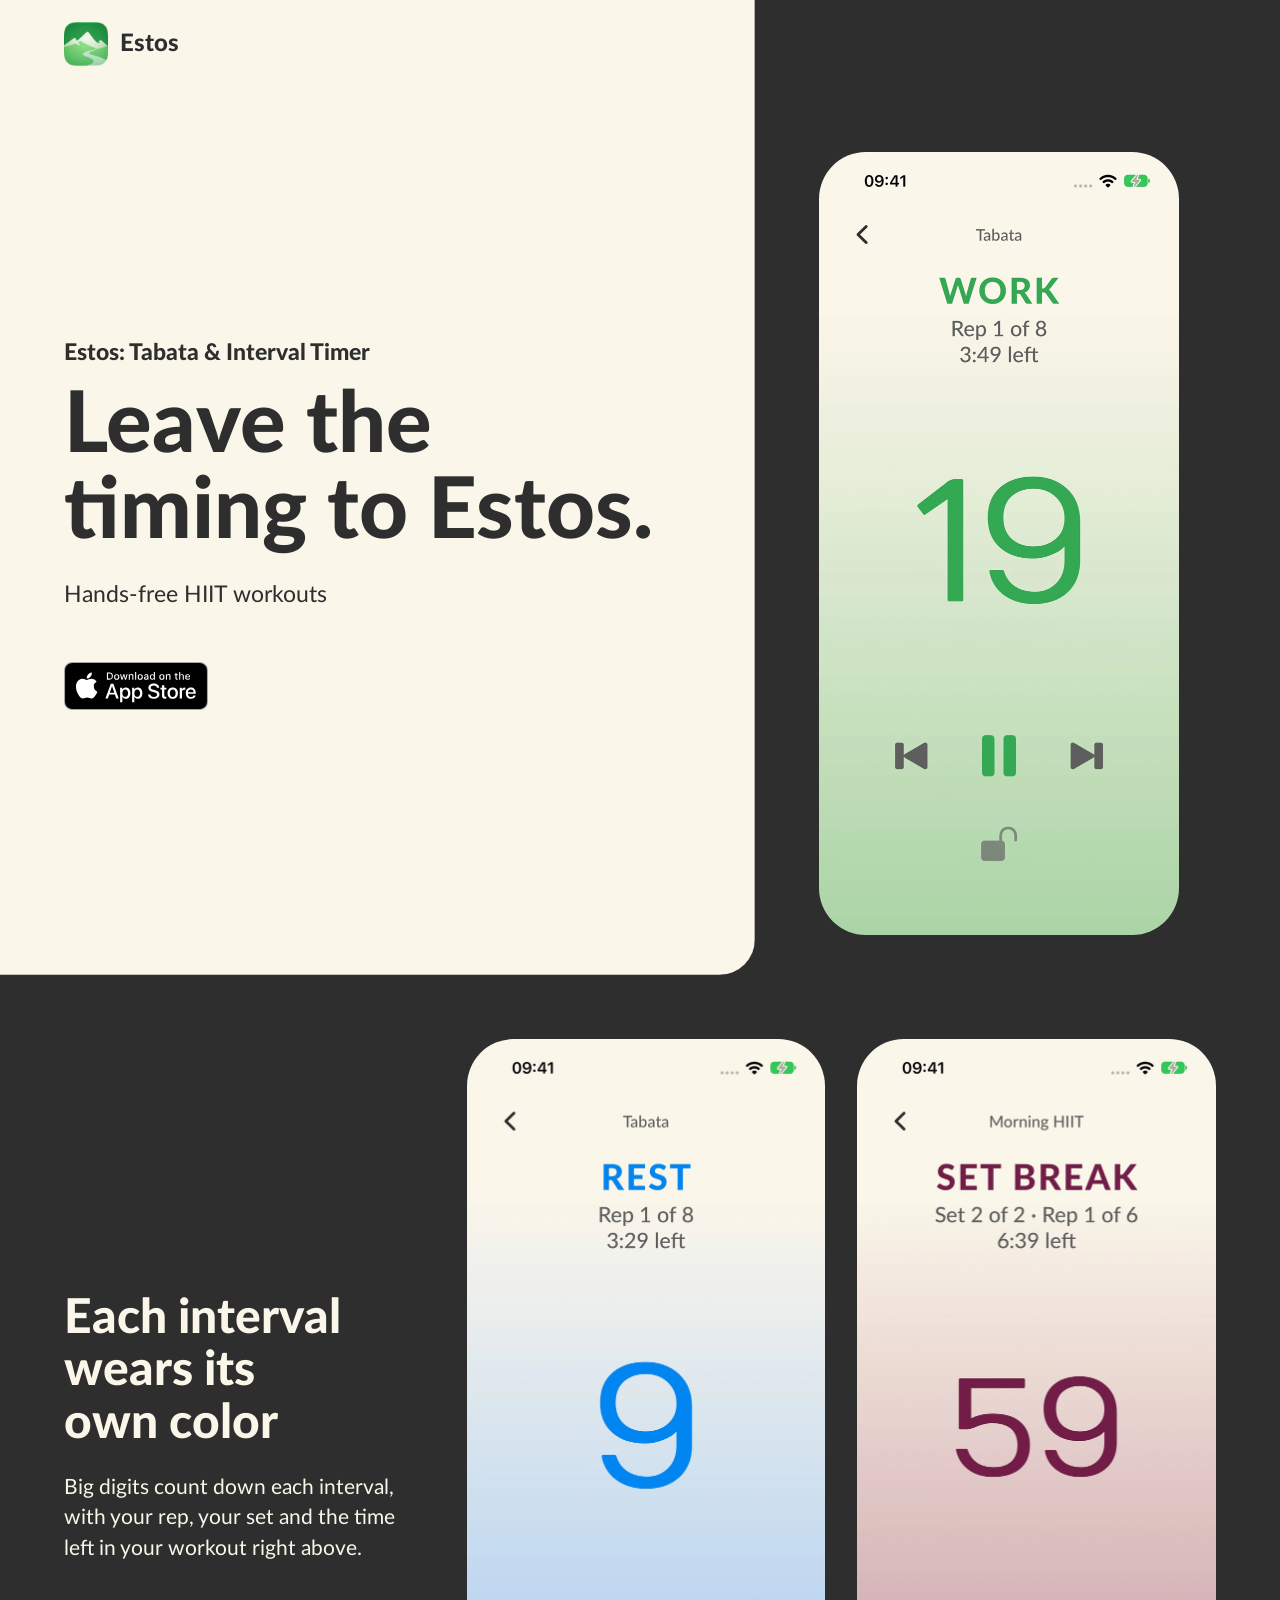
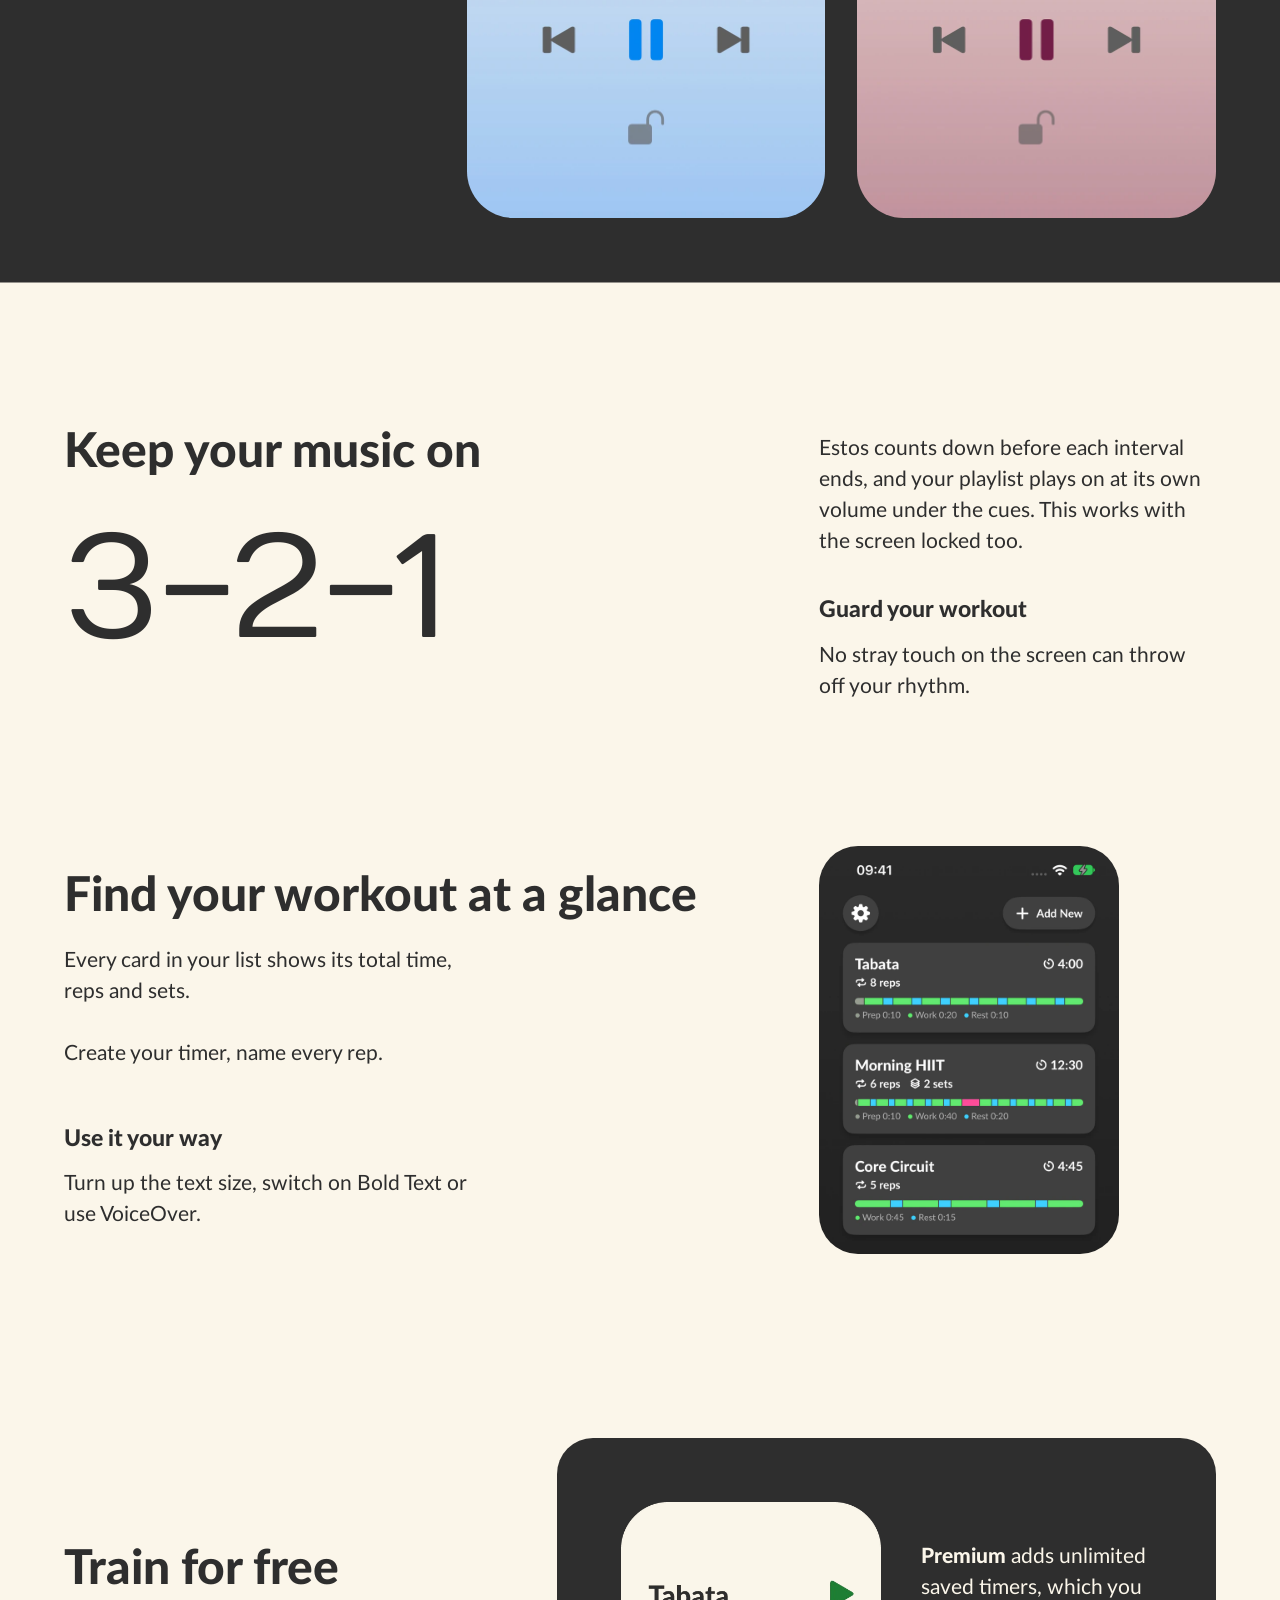
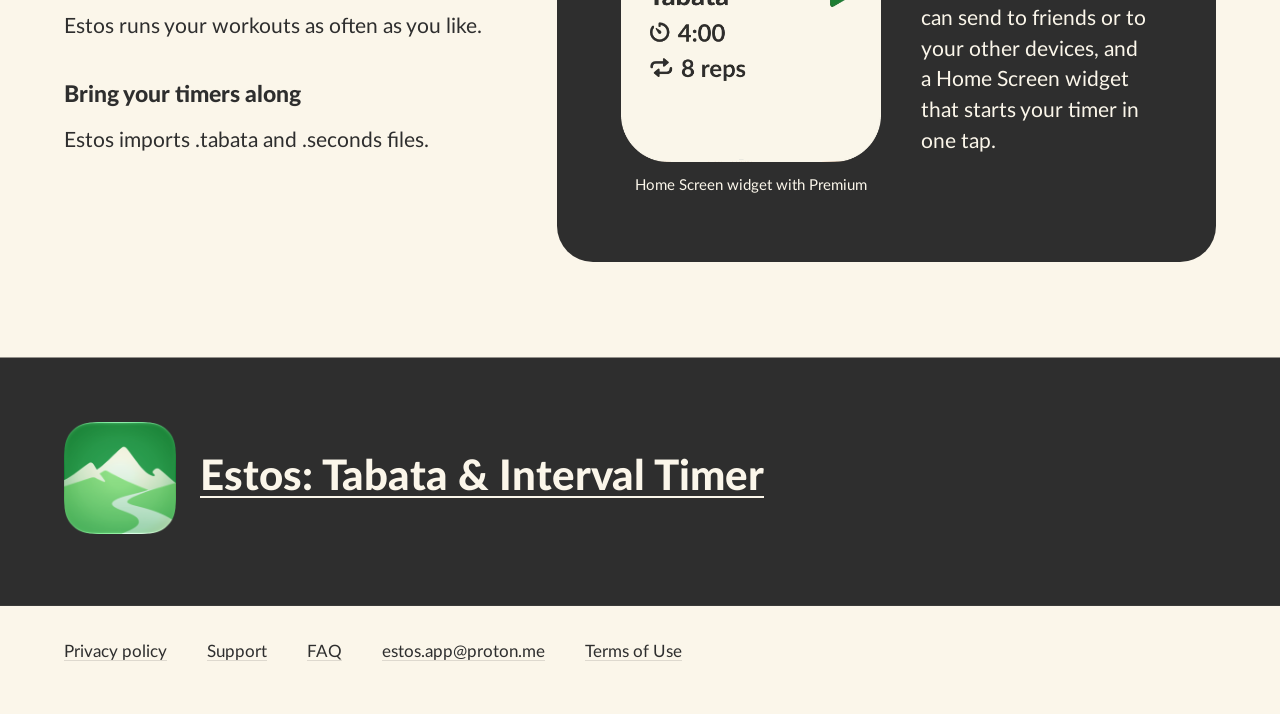
<file: index.html>
<!DOCTYPE html>
<html lang="en">
<head>
<meta charset="utf-8">
<meta name="viewport" content="width=device-width, initial-scale=1">
<meta name="theme-color" content="#FBF6EA">
<title>Estos: Tabata &amp; Interval Timer for iPhone</title>
<meta name="description" content="Estos is a crisp, snappy &amp; reliable Tabata timer for iPhone. You do the work. Leave the timing to Estos.">
<meta name="google-site-verification" content="kEEz2Xxo0SPhTRXq_QiwK0BK5PA_avQ7adTQX5vPDJE" />
<meta property="og:title" content="Estos: Tabata &amp; Interval Timer">
<meta property="og:description" content="Estos is a crisp, snappy &amp; reliable Tabata timer for iPhone. You do the work. Leave the timing to Estos.">
<meta property="og:type" content="website">
<meta property="og:image" content="https://estos-app.github.io/og-image.png">
<meta property="og:image:width" content="1200">
<meta property="og:image:height" content="630">
<meta property="og:url" content="https://estos-app.github.io/">
<meta property="og:site_name" content="Estos">
<meta name="twitter:card" content="summary_large_image">
<link rel="alternate" type="text/markdown" href="/llms.txt" title="llms.txt">
<link rel="canonical" href="https://estos-app.github.io/">
<link rel="icon" type="image/png" href="/assets/icon.png">
<link rel="apple-touch-icon" href="/assets/icon.png">
<link rel="stylesheet" href="tokens.css">
<link rel="stylesheet" href="style.css">
<meta name="apple-itunes-app" content="app-id=6817765756">
<script type="application/ld+json">
{
  "@context": "https://schema.org",
  "@graph": [
    {
      "@type": "WebSite",
      "@id": "https://estos-app.github.io/#website",
      "name": "Estos",
      "alternateName": ["Estos: Tabata & Interval Timer", "estos-app.github.io"],
      "url": "https://estos-app.github.io/",
      "inLanguage": "en",
      "about": { "@id": "https://estos-app.github.io/#app" }
    },
    {
      "@type": "MobileApplication",
      "@id": "https://estos-app.github.io/#app",
      "name": "Estos: Tabata & Interval Timer",
      "alternateName": "Estos",
      "description": "Crisp, snappy & reliable Tabata timer. You do the work. Leave the timing to Estos.",
      "url": "https://estos-app.github.io/",
      "image": "https://estos-app.github.io/assets/icon.png",
      "screenshot": [
        "https://estos-app.github.io/assets/screen-run.jpg",
        "https://estos-app.github.io/assets/screen-rest.jpg",
        "https://estos-app.github.io/assets/screen-rbs.jpg",
        "https://estos-app.github.io/assets/screen-list-dark.jpg"
      ],
      "applicationCategory": "HealthApplication",
      "operatingSystem": "iOS 18.0 or later",
      "availableOnDevice": "iPhone",
      "inLanguage": ["en", "uk"],
      "contentRating": "4+",
      "installUrl": "https://apps.apple.com/app/id6817765756",
      "sameAs": "https://apps.apple.com/us/app/estos-tabata-interval-timer/id6817765756",
      "offers": {
        "@type": "Offer",
        "price": 0,
        "priceCurrency": "USD"
      }
    }
  ]
}
</script>
</head>
<body>
  <header class="masthead container">
    <a class="brand" href="./" aria-label="Estos, home">
      <img class="brand__icon" src="assets/icon.png" width="240" height="240" alt="">
      <span class="brand__name">Estos</span>
    </a>
  </header>

  <main id="main">
    <section class="hero container" aria-labelledby="hero-title">
      <div class="hero__copy">
        <h1 id="hero-title" class="hero__title"><span class="hero__name">Estos: Tabata &amp; Interval Timer</span> <span>Leave the timing to Estos.</span></h1>
        <p class="hero__lede"><span class="nowrap">Hands-free</span> HIIT workouts</p>
        <a class="badge" href="https://apps.apple.com/app/id6817765756">
          <img src="assets/badge-black.svg" width="144" height="48" alt="Download on the App Store">
        </a>
      </div>
      <figure class="stage">
        <picture>
          <source type="image/webp" srcset="assets/screen-run-720.webp 720w, assets/screen-run.webp 1206w" sizes="(max-width: 60rem) 230px, 360px">
          <img class="screen screen--work" src="assets/screen-run.jpg" srcset="assets/screen-run-720.jpg 720w, assets/screen-run.jpg 1206w" sizes="(max-width: 60rem) 230px, 360px" width="1206" height="2622" fetchpriority="high"
               alt="The Estos run screen in a work interval: WORK in green, rep 1 of 8, 3:49 left, and 19 seconds counting down in big digits.">
        </picture>
      </figure>
    </section>

    <section class="run" aria-labelledby="run-title">
      <div class="run__inner container">
        <div class="run__copy">
          <h2 id="run-title">Each interval wears its own color</h2>
          <p>Big digits count down each interval, with your rep, your set and the time left in your workout right above.</p>
        </div>
        <div class="run__screens">
          <picture>
            <source type="image/webp" srcset="assets/screen-rest-720.webp 720w, assets/screen-rest.webp 1206w" sizes="(max-width: 60rem) 160px, 360px">
            <img class="screen" src="assets/screen-rest.jpg" srcset="assets/screen-rest-720.jpg 720w, assets/screen-rest.jpg 1206w" sizes="(max-width: 60rem) 160px, 360px" width="1206" height="2622" loading="lazy"
                 alt="The run screen in a rest interval: REST in blue, rep 1 of 8, 3:29 left, and 9 seconds counting down.">
          </picture>
          <picture>
            <source type="image/webp" srcset="assets/screen-rbs-720.webp 720w, assets/screen-rbs.webp 1206w" sizes="(max-width: 60rem) 160px, 360px">
            <img class="screen" src="assets/screen-rbs.jpg" srcset="assets/screen-rbs-720.jpg 720w, assets/screen-rbs.jpg 1206w" sizes="(max-width: 60rem) 160px, 360px" width="1206" height="2622" loading="lazy"
                 alt="The run screen in a set break: SET BREAK in magenta, set 2 of 2, 6:39 left, and 59 seconds counting down.">
          </picture>
        </div>
      </div>
    </section>

    <section class="cue container" aria-labelledby="cue-title">
      <h2 id="cue-title" class="cue__title">Keep your music on</h2>
      <p class="cue__count">3-2-1</p>
      <div class="cue__copy">
        <p class="cue__lead">Estos counts down before each interval ends, and your playlist plays on at its own volume under the cues. This works with the screen locked too.</p>
        <h3>Guard your workout</h3>
        <p>No stray touch on the screen can throw off your rhythm.</p>
      </div>
    </section>

    <section class="plan container" aria-labelledby="plan-title">
      <div class="plan__copy">
        <h2 id="plan-title">Find your workout at a glance</h2>
        <p>Every card in your list shows its total time, reps and sets.</p>
        <p class="plan__create">Create your timer, name every rep.</p>
        <h3>Use it your way</h3>
        <p>Turn up the text size, switch on Bold Text or use VoiceOver.</p>
      </div>
      <figure class="plan__figure">
        <picture>
          <source type="image/webp" srcset="assets/screen-list-dark-720.webp 720w, assets/screen-list-dark.webp 1206w" sizes="(max-width: 60rem) 230px, 300px">
          <img class="screen screen--list" src="assets/screen-list-dark.jpg" srcset="assets/screen-list-dark-720.jpg 720w, assets/screen-list-dark.jpg 1206w" sizes="(max-width: 60rem) 230px, 300px" width="1206" height="2622" loading="lazy"
               alt="The timer list in dark appearance: Tabata, Morning HIIT and Core Circuit, each card with its total time, reps and sets.">
        </picture>
      </figure>
    </section>

    <section class="offer container" aria-labelledby="free-title">
      <div class="offer__free">
        <h2 id="free-title">Train for free</h2>
        <p>Estos runs your workouts as often as you like.</p>
        <h3>Bring your timers along</h3>
        <p>Estos imports .tabata and .seconds files.</p>
      </div>
      <div class="offer__premium">
        <figure class="offer__widget">
          <picture>
            <source type="image/webp" srcset="assets/widget-tile.webp">
            <img class="widget" src="assets/widget-tile.png" width="486" height="486" loading="lazy"
                 alt="The Estos Home Screen widget for the Tabata timer: 4:00, 8 reps and a play button.">
          </picture>
          <figcaption>Home Screen widget with Premium</figcaption>
        </figure>
        <p><strong>Premium</strong> adds unlimited saved timers, which you can send to friends or to your other devices, and a Home Screen widget that starts your timer in one tap.</p>
      </div>
    </section>

    <div class="close">
      <div class="close__inner container">
        <a class="close__link" href="https://apps.apple.com/app/id6817765756" aria-label="Download on the App Store: Estos: Tabata &amp; Interval Timer">
          <img src="assets/icon.png" width="240" height="240" alt="" loading="lazy">
          <span>Estos: Tabata &amp; Interval Timer</span>
        </a>
      </div>
    </div>
  </main>

  <footer class="foot container">
    <ul class="foot__links">
      <li><a href="/privacy/">Privacy policy</a></li>
      <li><a href="/support/">Support</a></li>
      <li><a href="/faq/">FAQ</a></li>
      <li><a href="mailto:estos.app@proton.me">estos.app@proton.me</a></li>
      <li><a href="https://www.apple.com/legal/internet-services/itunes/dev/stdeula/">Terms of Use</a></li>
    </ul>
  </footer>
</body>
</html>
</file>
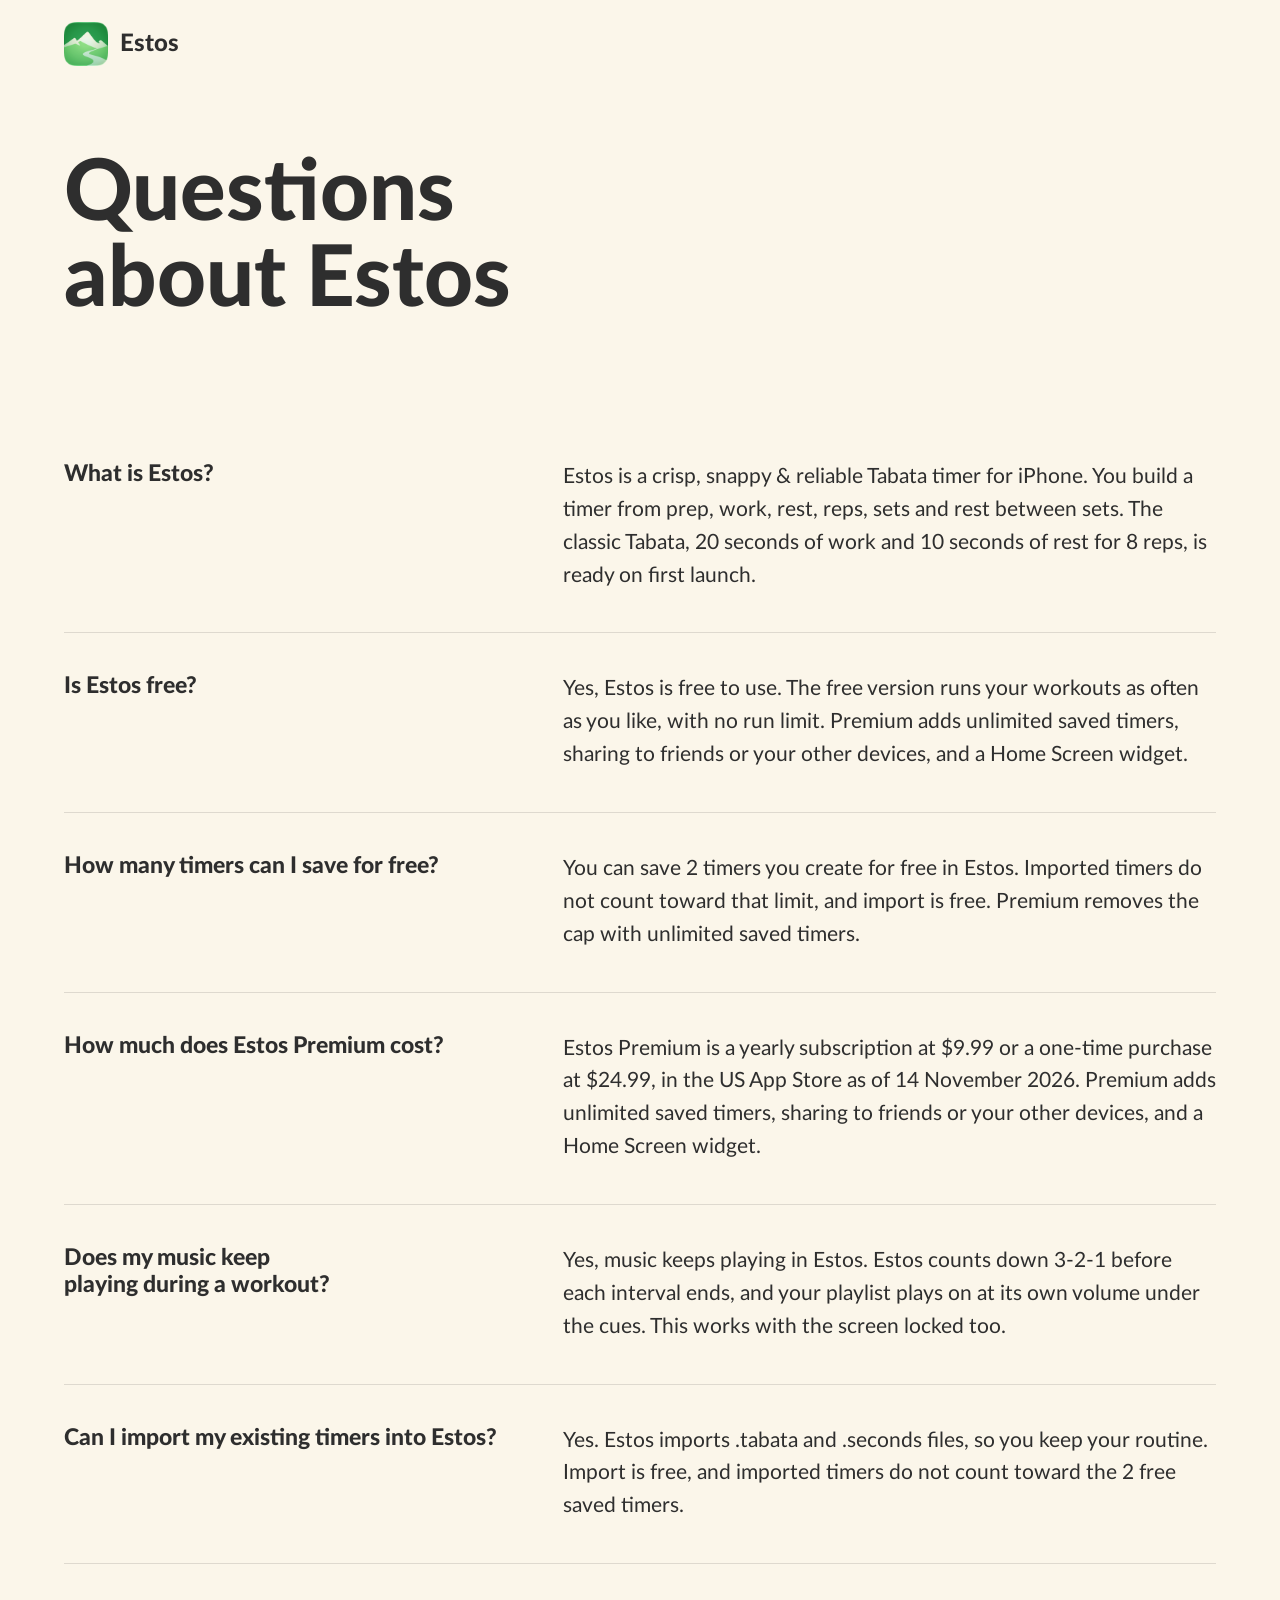
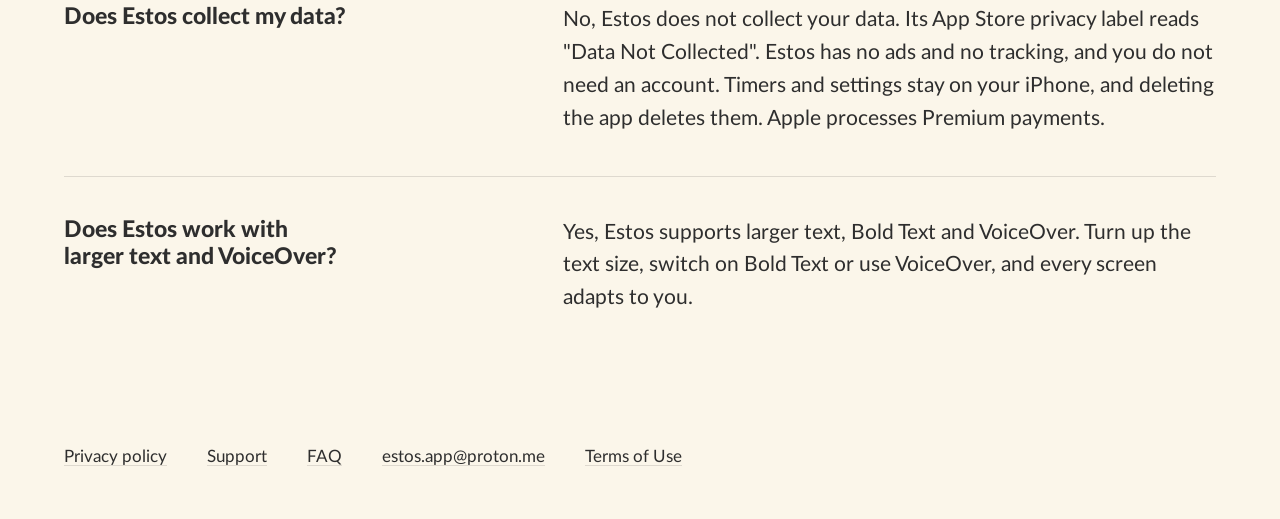
<file: faq/index.html>
<!DOCTYPE html>
<html lang="en">
<head>
<meta charset="utf-8">
<meta name="viewport" content="width=device-width, initial-scale=1">
<meta name="theme-color" content="#FBF6EA">
<title>Estos Tabata timer FAQ</title>
<meta name="description" content="Answers about Estos, a Tabata timer for iPhone: free use, saved timers, price, music, import and privacy.">
<meta property="og:title" content="Estos Tabata timer FAQ">
<meta property="og:description" content="Answers about Estos, a Tabata timer for iPhone: free use, saved timers, price, music, import and privacy.">
<meta property="og:type" content="website">
<meta property="og:image" content="https://estos-app.github.io/og-image.png">
<meta property="og:image:width" content="1200">
<meta property="og:image:height" content="630">
<meta property="og:url" content="https://estos-app.github.io/faq/">
<meta property="og:site_name" content="Estos">
<meta name="twitter:card" content="summary_large_image">
<link rel="canonical" href="https://estos-app.github.io/faq/">
<link rel="icon" type="image/png" href="/assets/icon.png">
<link rel="apple-touch-icon" href="/assets/icon.png">
<meta name="apple-itunes-app" content="app-id=6817765756">
<link rel="stylesheet" href="../tokens.css">
<link rel="stylesheet" href="../style.css">
</head>
<body class="secondary">
<header class="masthead container">
  <a class="brand" href="../" aria-label="Estos, home">
    <img class="brand__icon" src="../assets/icon.png" width="240" height="240" alt="">
    <span class="brand__name">Estos</span>
  </a>
</header>
<main class="secondary__main container">
  <section aria-labelledby="faq-title">
    <h1 id="faq-title" class="hero__title">Questions about Estos</h1>
  </section>
  <section aria-label="Questions and answers">
    <ul class="secondary__list">
      <li class="secondary__row">
        <h2>What is Estos?</h2>
        <p>Estos is a crisp, snappy &amp; reliable Tabata timer for iPhone. You build a timer from prep, work, rest, reps, sets and rest between sets. The classic Tabata, 20 seconds of work and 10 seconds of rest for 8 reps, is ready on first launch.</p>
      </li>
      <li class="secondary__row">
        <h2>Is Estos free?</h2>
        <p>Yes, Estos is free to use. The free version runs your workouts as often as you like, with no run limit. Premium adds unlimited saved timers, sharing to friends or your other devices, and a Home Screen widget.</p>
      </li>
      <li class="secondary__row">
        <h2>How many timers can I save for free?</h2>
        <p>You can save 2 timers you create for free in Estos. Imported timers do not count toward that limit, and import is free. Premium removes the cap with unlimited saved timers.</p>
      </li>
      <li class="secondary__row">
        <h2>How much does Estos Premium cost?</h2>
        <p>Estos Premium is a yearly subscription at $9.99 or a one-time purchase at $24.99, in the US App Store as of 14 November 2026. Premium adds unlimited saved timers, sharing to friends or your other devices, and a Home Screen widget.</p>
      </li>
      <li class="secondary__row">
        <h2>Does my music keep playing during a workout?</h2>
        <p>Yes, music keeps playing in Estos. Estos counts down 3-2-1 before each interval ends, and your playlist plays on at its own volume under the cues. This works with the screen locked too.</p>
      </li>
      <li class="secondary__row">
        <h2>Can I import my existing timers into Estos?</h2>
        <p>Yes. Estos imports .tabata and .seconds files, so you keep your routine. Import is free, and imported timers do not count toward the 2 free saved timers.</p>
      </li>
      <li class="secondary__row">
        <h2>Does Estos collect my data?</h2>
        <p>No, Estos does not collect your data. Its App Store privacy label reads "Data Not Collected". Estos has no ads and no tracking, and you do not need an account. Timers and settings stay on your iPhone, and deleting the app deletes them. Apple processes Premium payments.</p>
      </li>
      <li class="secondary__row">
        <h2>Does Estos work with larger text and VoiceOver?</h2>
        <p>Yes, Estos supports larger text, Bold Text and VoiceOver. Turn up the text size, switch on Bold Text or use VoiceOver, and every screen adapts to you.</p>
      </li>
    </ul>
  </section>
</main>
<footer class="foot container">
  <ul class="foot__links">
    <li><a href="../privacy/">Privacy policy</a></li>
    <li><a href="../support/">Support</a></li>
    <li><a href="../faq/" aria-current="page">FAQ</a></li>
    <li><a href="mailto:estos.app@proton.me">estos.app@proton.me</a></li>
    <li><a href="https://www.apple.com/legal/internet-services/itunes/dev/stdeula/">Terms of Use</a></li>
  </ul>
</footer>
</body>
</html>
</file>
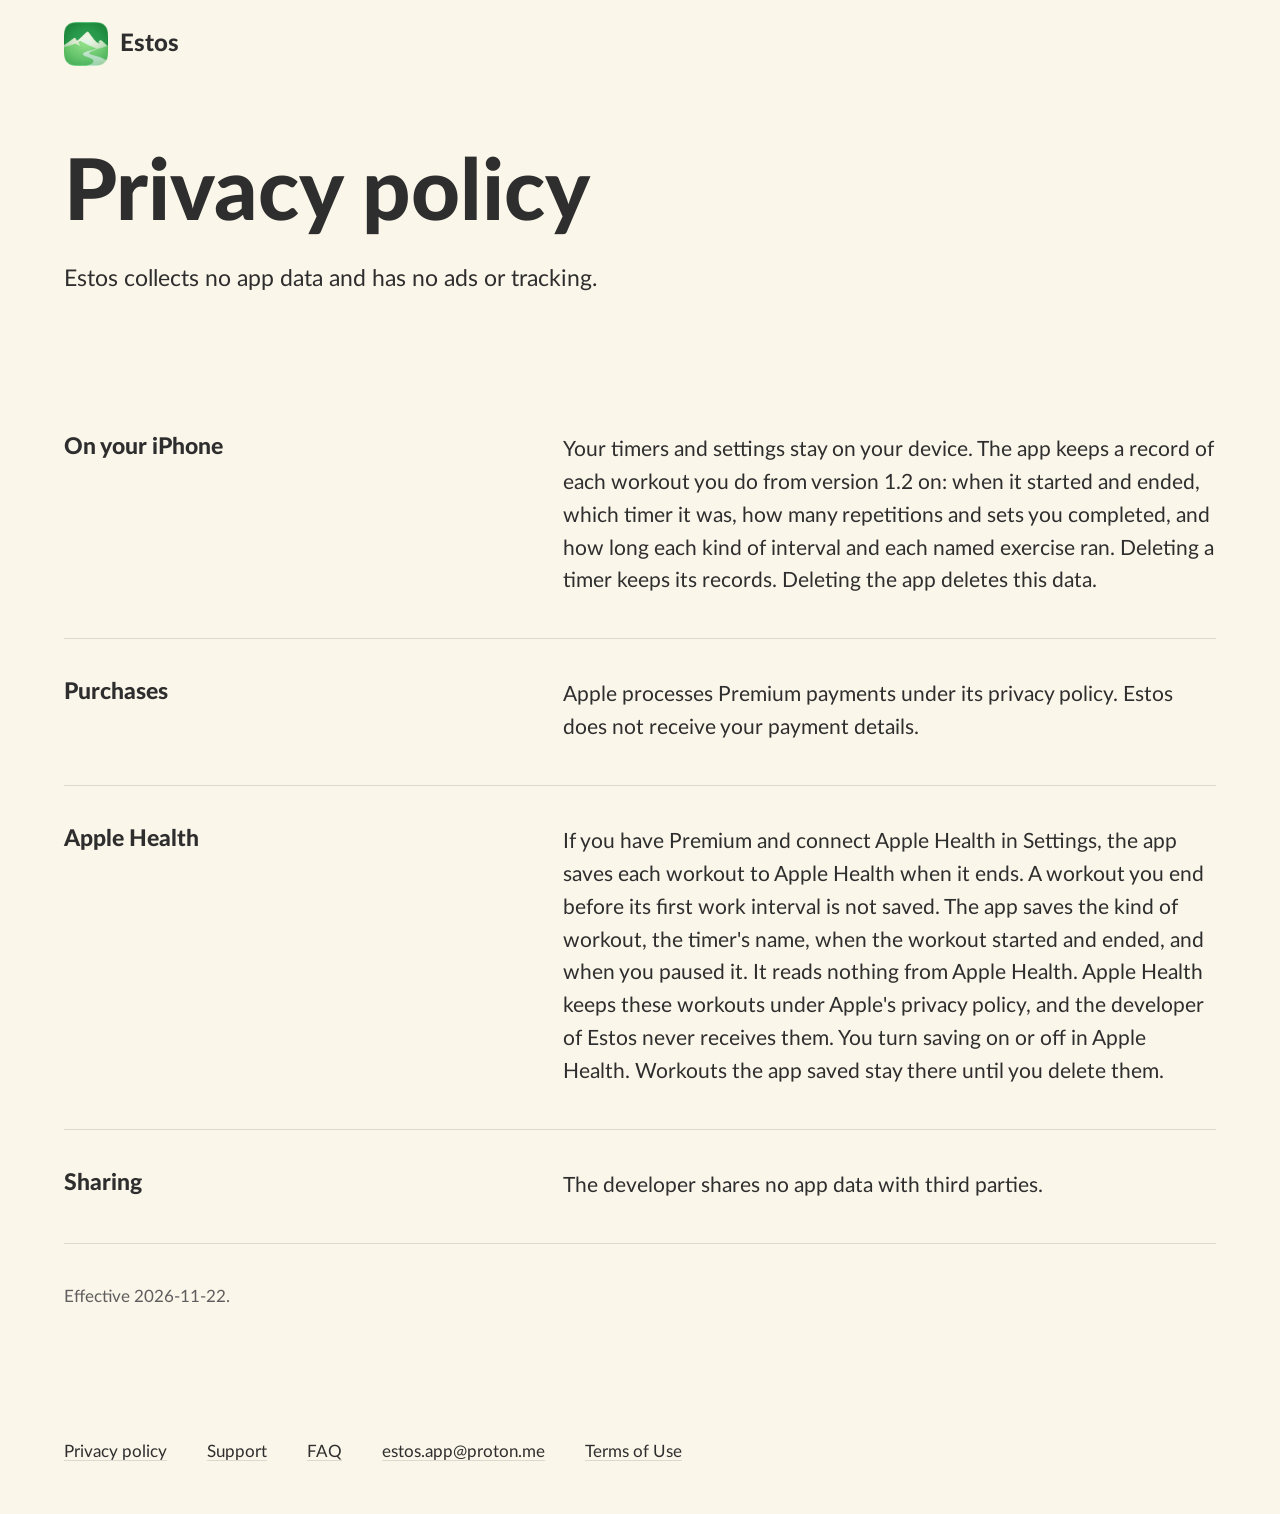
<file: privacy/index.html>
<!DOCTYPE html>
<html lang="en">
<head>
<meta charset="utf-8">
<meta name="viewport" content="width=device-width, initial-scale=1">
<meta name="theme-color" content="#FBF6EA">
<title>Estos privacy policy</title>
<meta name="description" content="Estos collects no app data. Read about on-device storage, deletion and Apple purchases.">
<meta property="og:title" content="Estos privacy policy">
<meta property="og:type" content="website">
<meta property="og:image" content="https://estos-app.github.io/og-image.png">
<meta property="og:image:width" content="1200">
<meta property="og:image:height" content="630">
<meta property="og:url" content="https://estos-app.github.io/privacy/">
<meta property="og:site_name" content="Estos">
<meta name="twitter:card" content="summary_large_image">
<link rel="canonical" href="https://estos-app.github.io/privacy/">
<link rel="icon" type="image/png" href="/assets/icon.png">
<link rel="apple-touch-icon" href="/assets/icon.png">
<meta name="apple-itunes-app" content="app-id=6817765756">
<link rel="stylesheet" href="../tokens.css">
<link rel="stylesheet" href="../style.css">
</head>
<body class="secondary">
<header class="masthead container">
  <a class="brand" href="../" aria-label="Estos, home">
    <img class="brand__icon" src="../assets/icon.png" width="240" height="240" alt="">
    <span class="brand__name">Estos</span>
  </a>
</header>
<main class="secondary__main container">
  <section aria-labelledby="privacy-title">
    <div class="secondary__intro">
    <h1 id="privacy-title" class="hero__title">Privacy policy</h1>
    <p>Estos collects no app data and has no ads or tracking.</p>
    </div>
  <dl class="secondary__list">
    <div class="secondary__row">
      <dt>On your iPhone</dt>
      <dd>Your timers and settings stay on your device. The app keeps a record of each workout you do from version 1.2 on: when it started and ended, which timer it was, how many repetitions and sets you completed, and how long each kind of interval and each named exercise ran. Deleting a timer keeps its records. Deleting the app deletes this data.</dd>
    </div>
    <div class="secondary__row">
      <dt>Purchases</dt>
      <dd>Apple processes Premium payments under its privacy policy. Estos does not receive your payment details.</dd>
    </div>
    <div class="secondary__row">
      <dt>Apple Health</dt>
      <dd>If you have Premium and connect Apple Health in Settings, the app saves each workout to Apple Health when it ends. A workout you end before its first work interval is not saved. The app saves the kind of workout, the timer's name, when the workout started and ended, and when you paused it. It reads nothing from Apple Health. Apple Health keeps these workouts under Apple's privacy policy, and the developer of Estos never receives them. You turn saving on or off in Apple Health. Workouts the app saved stay there until you delete them.</dd>
    </div>
    <div class="secondary__row">
      <dt>Sharing</dt>
      <dd>The developer shares no app data with third parties.</dd>
    </div>
  </dl>
  </section>
  <p class="secondary__date">Effective 2026-11-22.</p>
</main>
<footer class="foot container">
  <ul class="foot__links">
    <li><a href="../privacy/" aria-current="page">Privacy policy</a></li>
    <li><a href="../support/">Support</a></li>
    <li><a href="../faq/">FAQ</a></li>
    <li><a href="mailto:estos.app@proton.me">estos.app@proton.me</a></li>
    <li><a href="https://www.apple.com/legal/internet-services/itunes/dev/stdeula/">Terms of Use</a></li>
  </ul>
</footer>
</body>
</html>
</file>
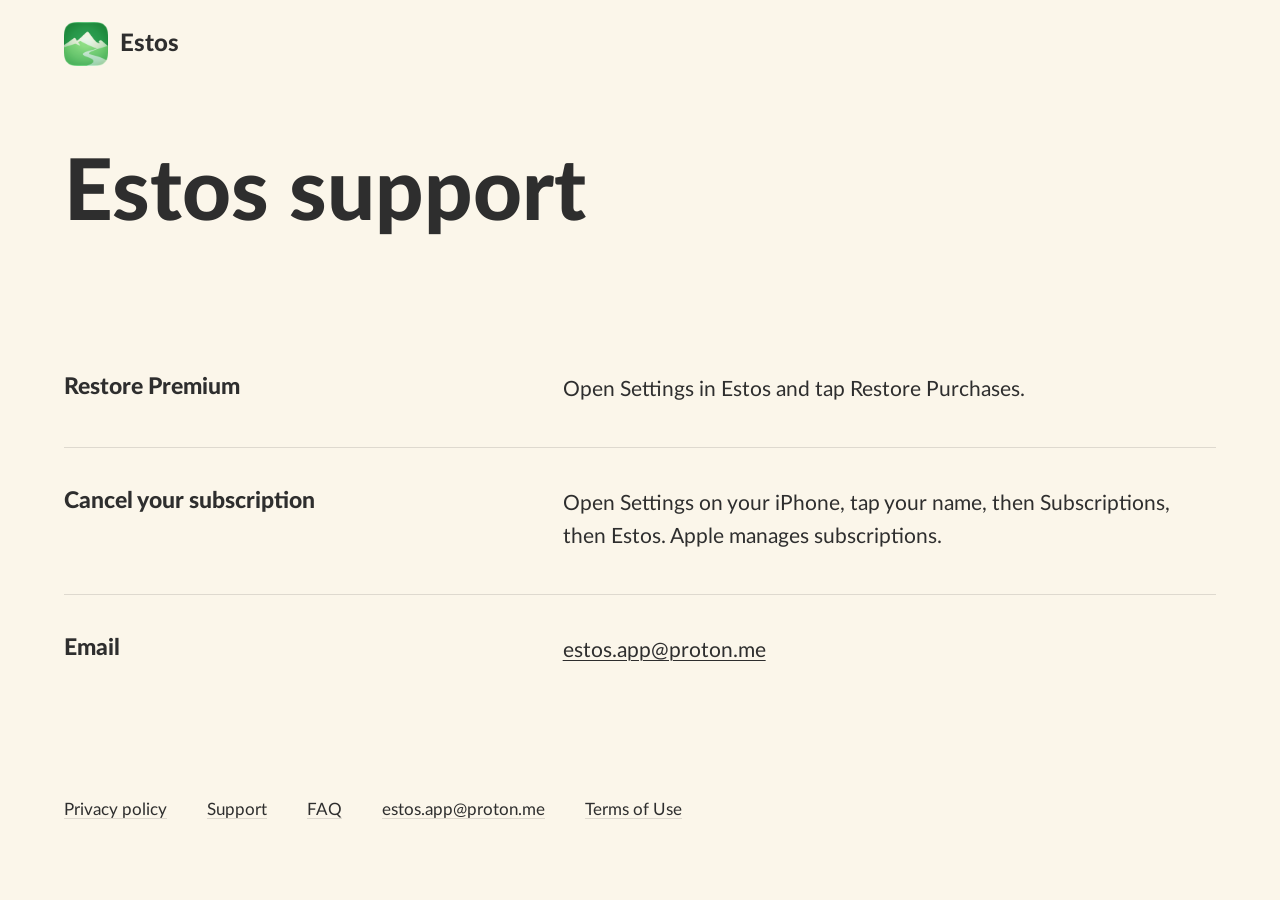
<file: support/index.html>
<!DOCTYPE html>
<html lang="en">
<head>
<meta charset="utf-8">
<meta name="viewport" content="width=device-width, initial-scale=1">
<meta name="theme-color" content="#FBF6EA">
<title>Estos support</title>
<meta name="description" content="Contact Estos support, restore Premium purchases or cancel your annual subscription.">
<meta property="og:title" content="Estos support">
<meta property="og:type" content="website">
<meta property="og:image" content="https://estos-app.github.io/og-image.png">
<meta property="og:image:width" content="1200">
<meta property="og:image:height" content="630">
<meta property="og:url" content="https://estos-app.github.io/support/">
<meta property="og:site_name" content="Estos">
<meta name="twitter:card" content="summary_large_image">
<link rel="canonical" href="https://estos-app.github.io/support/">
<link rel="icon" type="image/png" href="/assets/icon.png">
<link rel="apple-touch-icon" href="/assets/icon.png">
<meta name="apple-itunes-app" content="app-id=6817765756">
<link rel="stylesheet" href="../tokens.css">
<link rel="stylesheet" href="../style.css">
</head>
<body class="secondary">
<header class="masthead container">
  <a class="brand" href="../" aria-label="Estos, home">
    <img class="brand__icon" src="../assets/icon.png" width="240" height="240" alt="">
    <span class="brand__name">Estos</span>
  </a>
</header>
<main class="secondary__main container">
  <section aria-labelledby="support-title">
    <div class="secondary__intro">
    <h1 id="support-title" class="hero__title">Estos support</h1>
    </div>
  <dl class="secondary__list">
    <div class="secondary__row">
      <dt>Restore Premium</dt>
      <dd>Open Settings in Estos and tap Restore Purchases.</dd>
    </div>
    <div class="secondary__row">
      <dt>Cancel your subscription</dt>
      <dd>Open Settings on your iPhone, tap your name, then Subscriptions, then Estos. Apple manages subscriptions.</dd>
    </div>
    <div class="secondary__row">
      <dt>Email</dt>
      <dd><a href="mailto:estos.app@proton.me">estos.app@proton.me</a></dd>
    </div>
  </dl>
  </section>
</main>
<footer class="foot container">
  <ul class="foot__links">
    <li><a href="../privacy/">Privacy policy</a></li>
    <li><a href="../support/" aria-current="page">Support</a></li>
    <li><a href="../faq/">FAQ</a></li>
    <li><a href="mailto:estos.app@proton.me">estos.app@proton.me</a></li>
    <li><a href="https://www.apple.com/legal/internet-services/itunes/dev/stdeula/">Terms of Use</a></li>
  </ul>
</footer>
</body>
</html>
</file>
<file: tokens.css>
/* From Assets.xcassets by app_palette.py. Copied exactly: edit the app's catalog, then rerun. */
:root {
  --color-accent: #1E7E34;
  --color-badge-text: #17692B;
  --color-cancel: #C2410C;
  --color-cancel-text: #C2410C;
  --color-canvas: #FBF6EA;
  --color-canvas-end: #FBF6EA;
  --color-detail-gray: #5E5E5E;
  --color-finish: #1E7E34;
  --color-icon-blue: #0085F1;
  --color-ink: #2E2E2E;
  --color-prep: #646961;
  --color-price-later: #A63D32;
  --color-rest: #0085F1;
  --color-rest-between-sets: #721D47;
  --color-surface: #FFFFFF;
  --color-work: #34A853;
}
@media (prefers-contrast: more) {
  :root {
    --color-detail-gray: #353535;
    --color-prep: #32362F;
    --color-rest: #055093;
    --color-rest-between-sets: #4D002B;
    --color-work: #036126;
  }
}

/* Source: the app's asset catalog. The repo and commit are named in the project instructions. */
/* Roles for this page, mapped onto the app colors above. No color outside that block. */
:root {
  --color-paper: var(--color-canvas);
  --color-paper-3: var(--color-canvas);
  --color-ink-2: var(--color-detail-gray);
  --color-muted: var(--color-detail-gray);
  --color-rule: color-mix(in srgb, var(--color-ink) 14%, transparent);
  --color-accent-ink: var(--color-canvas);
  --color-focus: var(--color-accent);
  --color-stage: var(--color-ink);
  --color-on-stage: var(--color-canvas);
  --color-well: var(--color-accent);
  --color-on-well: var(--color-canvas);
  --color-selection: var(--color-accent);
  --color-tap-highlight: transparent;
  --color-on-selection: var(--color-canvas);

  --font-display: "Lato", ui-sans-serif, system-ui, sans-serif;
  --font-body: "Lato", ui-sans-serif, system-ui, sans-serif;
  --font-outlier: "Numans", ui-sans-serif, system-ui, sans-serif;
  --weight-regular: 400;
  --weight-heavy: 800;
  --synthesis-none: none;
  --figures-tabular: tabular-nums;
}

@font-face { font-family: "Lato"; src: url("fonts/Lato-Regular.woff2") format("woff2"); font-weight: 400; font-style: normal; font-display: swap; }
@font-face { font-family: "Lato"; src: url("fonts/Lato-Heavy.woff2") format("woff2"); font-weight: 800; font-style: normal; font-display: swap; }
@font-face { font-family: "Numans"; src: url("fonts/Numans-Regular.woff2") format("woff2"); font-weight: 400; font-style: normal; font-display: swap; }

/* Scale, spacing and radius from the Hallmark custom scaffold, resized for this page. */
:root {
  --space-3xs: 2px; --space-2xs: 4px; --space-xs: 8px; --space-sm: 12px; --space-md: 16px; --space-lg: 24px; --space-xl: 40px; --space-2xl: 64px; --space-3xl: 96px; --space-4xl: 144px;
  --text-xs: 0.875rem; --text-sm: 0.9375rem; --text-md: 1.0625rem; --text-lg: 1.25rem;
  --text-lead: clamp(1.1875rem, 0.25vw + 1.125rem, 1.375rem);
  --text-title: clamp(1.25rem, 0.6vw + 0.95rem, 1.625rem);
  --text-section: clamp(2.125rem, 2.4vw + 1.1rem, 3.5rem);
  --text-display: clamp(2.75rem, 5.5vw + 0.9rem, 5.75rem);
  --text-count: clamp(5.5rem, 9vw + 2rem, 11rem);
  --text-close: clamp(1.625rem, 2vw + 1rem, 3rem);
  --text-mark: 1.5rem;
  --leading-display: 1.02; --leading-head: 1.08; --leading-body: 1.55;
  --ease-out: cubic-bezier(0.16, 1, 0.3, 1); --ease-in: cubic-bezier(0.7, 0, 0.84, 0); --ease-in-out: cubic-bezier(0.65, 0, 0.35, 1);
  --dur-micro: 120ms; --dur-short: 220ms; --dur-long: 420ms;
  --container: 1440px; --gutter: 64px; --gap-columns: 32px;
  --masthead-h: 88px;
  --z-base: 1; --z-raised: 10; --z-dropdown: 100; --z-sticky: 200; --z-sticky-nav: 300; --z-modal: 400; --z-toast: 500; --z-tooltip: 600;
  --radius-band: 36px; --radius-pill: 999px; --rule-hair: 1px; --shadow-card: none;
  --tracking-display: normal;
}
</file>
<file: style.css>
/* Hallmark · shape: Stage and wells · genre: modern-minimal · theme: custom · job: try · idea: "A timer is read from across the room, so the run screens stand big on one dark stage that drops from the top of the page and spreads under the hero" · vibe: "calm, exact, read from across the room"
 * paper: oklch(97.4% 0.017 88), the app's Canvas · accent: oklch(52.2% 0.14 147), the app's Accent · display: Lato 800, the app's face · body: Lato 400 · hero: the store name over the pitch "Leave the timing to Estos." as one two-size head on cream at left, the WORK screen on an ink column that drops from the page top at right · nav: the icon and the name, nothing else · footer: a closing ink band with the icon and the underlined store name as one store link, then five plain links · imagery: the product, real app screens and the widget tile · signature: the green WORK screen on the dark column that runs on into the interval band
 * axes: light/grotesk-heavy/chromatic-green · posture: restrained (canvas ground, ink for the stage, the band, the Premium well and the closing band, the accent kept to focus and hover so green on this page means WORK) · tone: austere · contrast: pass · fold: pass · copy: verbatim (the FAQ page answers, owner-approved word for word 2026-11-14) · v2.0.0 */
*, *::before, *::after { box-sizing: border-box; }
html, body { overflow-x: clip; }
/* Phone pass: no tap flash and no font inflation in landscape. The brand and the badge are controls, so a long press selects nothing. */
html { -webkit-tap-highlight-color: var(--color-tap-highlight); -webkit-text-size-adjust: 100%; text-size-adjust: 100%; }
.brand, .badge { touch-action: manipulation; user-select: none; -webkit-user-select: none; -webkit-touch-callout: none; }
html { scrollbar-color: var(--color-muted) var(--color-paper); scroll-padding-top: var(--space-3xl); }
body { margin: 0; background: var(--color-paper); color: var(--color-ink); font-family: var(--font-body); font-size: var(--text-md); line-height: var(--leading-body); -webkit-font-smoothing: antialiased; caret-color: var(--color-accent); }
::selection { background: var(--color-selection); color: var(--color-on-selection); }
:focus-visible { outline: 2px solid var(--color-focus); outline-offset: 2px; }
a { color: var(--color-ink); text-decoration-thickness: 1px; text-underline-offset: 0.16em; }
h1, h2, h3 { margin: 0; font-family: var(--font-display); font-synthesis: var(--synthesis-none); overflow-wrap: break-word; min-width: 0; text-wrap: balance; }
p { margin: 0; text-wrap: pretty; }
p:not([class]) { max-width: 65ch; }
img, video { max-width: 100%; height: auto; display: block; }
svg { display: block; }
[hidden] { display: none !important; }
.container { width: 100%; max-width: var(--container); margin-inline: auto; padding-inline: var(--gutter); box-sizing: border-box; }
.num, .figure, td.num { font-variant-numeric: var(--figures-tabular); }
.visually-hidden { position: absolute; width: 1px; height: 1px; overflow: hidden; clip-path: inset(50%); white-space: nowrap; }
@media (max-width: 60rem) { :root { --gutter: 24px; --masthead-h: 72px; } }
@media (max-width: 40rem) { :root { --gutter: 16px; --gap-columns: 16px; } }
@media (prefers-reduced-motion: reduce) { *:not(.keep-motion), *:not(.keep-motion)::before, *:not(.keep-motion)::after { animation-duration: 0.01ms !important; animation-iteration-count: 1 !important; transition-duration: 0.01ms !important; scroll-behavior: auto !important; } }

/* Hallmark · pre-emit critique: P4 H4 E4 S4 R5 V4 · weakest: P and S, a cream page with app screens could be any app; the dark column that drops from the page top and joins the interval band is the move only a timer read from across the room makes */
/* Hallmark · hero-review: subagent fix · 5 findings · 4 resolved 1 partial (3: the split stays, now bled to the page edges and joined to the band) */
/* Hallmark · finish-review: subagent fix · 6 findings and a zigzag note · 5 resolved, 1 dismissed (3: the widget tile is the supplied product picture, shown as is per the brief; retouching it is out of scope), zigzag partial (the interval band is now copy and two screens in one row, SET BREAK under WORK) · gap: none */
/* Hallmark · dismissed 58 · the h1 word count: its first line is the full store name the brief requires in the hero, set at the title size as a second line, the display head under it is five words, and a separate name line above the h1 would be the eyebrow gate 54 bans */
/* Hallmark · waive 78 · a Long Document of eight questions, whose question heads stay at the title size · the FAQ page is rows of questions and answers, not sections, so its h2 are item titles */
/* Hallmark · waive 79 · the head is a single line above eight question rows that start right under it · a reference page of questions, so the rows are the content and the empty fold would only fill with copy the owner did not approve */
/* Hallmark · waive 1 · Lato 800 sets the display head · the brief fixes Lato as the Estos app face, owner ruling PLAN D2, so no other display face may ship */

/* Masthead: icon and name only. */
.masthead {
  display: flex;
  align-items: center;
  height: var(--masthead-h);
  position: relative;
  z-index: var(--z-raised);
}

.brand {
  display: inline-flex;
  align-items: center;
  gap: var(--space-sm);
  min-height: 48px;
  color: var(--color-ink);
  text-decoration: none;
  transition: color var(--dur-short) var(--ease-out);
}

@media (hover: hover) and (pointer: fine) { .brand:hover { color: var(--color-accent); } }
.brand:active { color: var(--color-ink-2); }

.brand__icon {
  width: 44px;
  height: 44px;
  flex-shrink: 0;
}

.brand__name {
  font-family: var(--font-display);
  font-size: var(--text-mark);
  font-weight: var(--weight-heavy);
  line-height: 1;
}

/* Hero: copy on cream, the WORK screen on the ink stage. */
.hero {
  display: grid;
  grid-template-columns: repeat(12, minmax(0, 1fr));
  column-gap: var(--gap-columns);
}

.hero__copy {
  grid-column: 1 / 8;
  position: relative;
  padding-right: var(--space-xl);
  display: grid;
  align-content: center;
  justify-items: start;
  gap: var(--space-lg);
  padding-block: var(--space-2xl);
}

.hero__title {
  max-width: 9.5em;
  display: grid;
  gap: var(--space-md);
  font-size: var(--text-display);
  font-weight: var(--weight-heavy);
  line-height: var(--leading-display);
  letter-spacing: var(--tracking-display);
}

/* The full store name is the head's first line, at a second size: one head, one weight, one colour. */
.hero__name {
  font-size: var(--text-title);
  line-height: 1.2;
}

.nowrap { white-space: nowrap; }

.hero__lede {
  font-size: var(--text-title);
  line-height: 1.3;
}

.badge {
  display: inline-block;
  margin-top: var(--space-md);
  padding: var(--space-sm);
  margin-left: calc(-1 * var(--space-sm));
  border-radius: var(--space-sm);
}

.badge img {
  width: auto;
  height: 48px;
}

/* The stage bleeds off the top and the right edge of the page: the shadow paints the bleed, the clip keeps it to the right and 2px past its foot, so no hairline shows where it meets the band. */
.stage {
  grid-column: 8 / 13;
  position: relative;
  display: grid;
  justify-items: start;
  align-content: start;
  margin: calc(-1 * var(--masthead-h)) 0 0;
  padding: calc(var(--masthead-h) + var(--space-2xl)) 0 var(--space-xl) var(--space-2xl);
  background: var(--color-stage);
  box-shadow: 0 0 0 100vmax var(--color-stage);
  clip-path: inset(0 -100vmax -2px 0);
}

/* A rounded inner corner where the stage meets the band: the shadow fills only the notch outside the curve. */
.hero__copy::after {
  content: "";
  position: absolute;
  bottom: 0;
  right: calc(-1 * var(--gap-columns));
  width: var(--radius-band);
  height: var(--radius-band);
  border-bottom-right-radius: var(--radius-band);
  box-shadow: calc(var(--radius-band) / 2) calc(var(--radius-band) / 2) 0 calc(var(--radius-band) / 2) var(--color-stage);
}

/* The picture wrapper and its sources add no box, so the image keeps its parent layout. */
picture { display: contents; }
picture source { display: none; }

/* Screens: the iPhone display corner is about 13 percent of the width. */
.screen {
  width: 100%;
  aspect-ratio: 1206 / 2622; /* the 720px files round to 1565 tall, so pin the ratio of the originals */
  border-radius: 13% / 6%;
}

.screen--work { max-width: 360px; }

/* Run band: the stage spreads under the hero, full bleed. */
.run {
  background: var(--color-stage);
  box-shadow: 0 0 0 100vmax var(--color-stage);
  clip-path: inset(0 -100vmax);
  color: var(--color-on-stage);
}

.run__inner {
  display: grid;
  grid-template-columns: repeat(12, minmax(0, 1fr));
  column-gap: var(--gap-columns);
  padding-block: var(--space-2xl);
}

/* Copy, REST, SET BREAK in one row. At 360px from column 5 plus 8px, SET BREAK lands exactly under WORK. */
.run__copy {
  grid-column: 1 / 5;
  grid-row: 1;
  align-self: center;
  display: grid;
  gap: var(--space-lg);
}

.run__screens {
  grid-column: 5 / 13;
  grid-row: 1;
  display: flex;
  justify-content: flex-start;
  gap: var(--gap-columns);
  padding-left: var(--space-xs);
}

.run__screens .screen { max-width: 360px; min-width: 0; }

h2 {
  font-size: var(--text-section);
  font-weight: var(--weight-heavy);
  line-height: var(--leading-head);
  max-width: 14em;
}

h3 {
  font-size: var(--text-title);
  font-weight: var(--weight-heavy);
  line-height: 1.2;
}

/* One body size for every section line. */
.run__copy p,
.cue__copy p,
.plan__copy p,
.offer__free p,
.offer__premium p {
  font-size: var(--text-lead);
  line-height: 1.45;
}

/* Cue: type alone on cream, the countdown set in the app's digit face. */
.cue {
  display: grid;
  grid-template-columns: repeat(12, minmax(0, 1fr));
  column-gap: var(--gap-columns);
  align-items: start;
  padding-block: var(--space-4xl) 0;
}

.cue__title { grid-column: 1 / 8; grid-row: 1; }

.cue__count {
  grid-column: 1 / 8;
  grid-row: 2;
  font-family: var(--font-outlier);
  font-size: var(--text-count);
  font-variant-numeric: var(--figures-tabular);
  line-height: 1;
}

.cue__copy {
  grid-column: 8 / 13;
  grid-row: 1 / 3;
  display: grid;
  gap: var(--space-md);
  padding-left: var(--space-2xl);
  padding-top: var(--space-xs);
}

.cue__lead { margin-bottom: var(--space-lg); }

/* Plan: the dark list stands on cream; ink stays the run screens' stage and green stays WORK. */
.plan {
  display: grid;
  grid-template-columns: repeat(12, minmax(0, 1fr));
  column-gap: var(--gap-columns);
  row-gap: var(--space-xl);
  padding-block: var(--space-4xl) 0;
}

.plan__copy {
  grid-column: 1 / 8;
  grid-row: 1;
  align-self: center;
  display: grid;
  gap: var(--space-md);
}

.plan__copy h2 { margin-bottom: var(--space-xs); }
.plan__copy p { max-width: 34ch; }
.plan__create { margin-top: var(--space-md); }
.plan__copy h3 { margin-top: var(--space-xl); }

.plan__figure {
  grid-column: 8 / 13;
  grid-row: 1;
  margin: 0;
  padding-left: var(--space-2xl);
}

/* The list is cropped to its three cards; the corner stays near 13 percent of the width. */
.screen--list {
  max-width: 300px;
  aspect-ratio: 1206 / 1640;
  object-fit: cover;
  object-position: top;
  border-radius: 13% / 9.6%;
}

/* Offer: free on cream, Premium in an ink well. */
.offer {
  display: grid;
  grid-template-columns: repeat(12, minmax(0, 1fr));
  column-gap: var(--gap-columns);
  align-items: center;
  padding-block: calc(var(--space-4xl) + var(--space-xl)) var(--space-3xl);
}

.offer__free {
  grid-column: 1 / 6;
  display: grid;
  gap: var(--space-md);
}

.offer__free h3 { margin-top: var(--space-lg); }

.offer__premium {
  grid-column: 6 / 13;
  display: grid;
  grid-template-columns: auto minmax(0, 1fr);
  align-items: center;
  gap: var(--space-xl);
  padding: var(--space-2xl);
  border-radius: var(--radius-band);
  background: var(--color-stage);
  color: var(--color-on-stage);
}

.offer__widget {
  display: grid;
  justify-items: center;
  gap: var(--space-sm);
  margin: 0;
}

.offer__widget figcaption { font-size: var(--text-sm); }
.widget { width: 260px; }
.offer__premium strong { font-weight: var(--weight-heavy); }

/* Close: the store link on ink, the stage again at the foot of the page. */
.close {
  background: var(--color-stage);
  box-shadow: 0 0 0 100vmax var(--color-stage);
  clip-path: inset(0 -100vmax);
  color: var(--color-on-stage);
}

.close__inner { padding-block: var(--space-2xl); }

.close__link {
  display: inline-flex;
  align-items: center;
  gap: var(--space-lg);
  color: var(--color-on-stage);
  font-size: var(--text-close);
  font-weight: var(--weight-heavy);
  line-height: 1.1;
  text-decoration: underline;
  text-decoration-thickness: 2px;
  text-underline-offset: 0.14em;
  transition: opacity var(--dur-short) var(--ease-out);
}

.close__link img {
  width: 112px;
  height: 112px;
  flex-shrink: 0;
}

@media (hover: hover) and (pointer: fine) { .close__link:hover { text-decoration-thickness: 4px; } }
.close__link:active { opacity: 0.8; }
.close__link:focus-visible { outline-color: var(--color-on-stage); outline-offset: 6px; }

/* Footer: the legal tier, under the band's edge. */
.foot { padding-block: var(--space-lg) var(--space-xl); }

.foot__links {
  display: flex;
  flex-wrap: wrap;
  gap: var(--space-xs) var(--space-xl);
  margin: 0;
  padding: 0;
  list-style: none;
}

.foot__links a {
  display: inline-flex;
  align-items: center;
  min-height: 44px;
  color: var(--color-ink);
  text-decoration: underline;
  text-decoration-color: var(--color-rule);
  transition: color var(--dur-short) var(--ease-out), text-decoration-color var(--dur-short) var(--ease-out);
}

@media (hover: hover) and (pointer: fine) {
  .foot__links a:hover {
    color: var(--color-accent);
    text-decoration-color: var(--color-accent);
  }
}

.foot__links a:active { color: var(--color-ink-2); }

.badge:active { opacity: 0.85; }

@media (max-width: 60rem) {
  .hero__copy {
    grid-column: 1 / -1;
    gap: var(--space-md);
    padding: var(--space-lg) 0 var(--space-xl);
  }

  .hero__title { gap: var(--space-sm); }
  .badge { margin-top: var(--space-xs); }

  .stage {
    grid-column: 1 / -1;
    justify-items: center;
    margin: 0;
    padding: var(--space-xl) 0 var(--space-lg);
    clip-path: inset(0 -100vmax -2px);
  }

  .hero__copy::after { display: none; }

  .screen--work { max-width: 230px; }

  .run__inner,
  .cue,
  .plan,
  .offer { grid-template-columns: minmax(0, 1fr); }

  .run__inner {
    row-gap: var(--space-xl);
    padding-block: var(--space-lg) var(--space-2xl);
  }

  .run__copy,
  .run__screens,
  .cue__title,
  .cue__count,
  .cue__copy,
  .plan__copy,
  .plan__figure,
  .offer__free,
  .offer__premium {
    grid-column: 1 / -1;
    grid-row: auto;
    padding-left: 0;
  }

  .run__copy { gap: var(--space-md); }
  .run__screens { justify-content: center; gap: var(--space-md); }
  .run__screens .screen { max-width: 160px; }

  .cue { padding-top: var(--space-3xl); row-gap: var(--space-md); }
  .cue__lead { margin-bottom: var(--space-sm); }

  .plan { padding-top: var(--space-3xl); }
  .plan__copy h3 { margin-top: var(--space-lg); }
  .plan__figure { display: grid; justify-items: center; }
  .screen--list { max-width: 230px; }

  .offer {
    row-gap: var(--space-xl);
    padding-block: var(--space-3xl) var(--space-2xl);
  }

  .offer__premium {
    grid-template-columns: minmax(0, 1fr);
    gap: var(--space-lg);
    padding: var(--space-xl) var(--space-lg);
  }

  .widget { width: 200px; }

  .close__inner { padding-block: var(--space-xl); }
  .close__link { gap: var(--space-md); }

  .close__link img {
    width: 96px;
    height: 96px;
  }
}

/* Secondary pages: privacy, support and FAQ */
.secondary__main {
  padding-block: var(--space-2xl) var(--space-3xl);
}

.secondary__intro {
  display: grid;
  justify-items: start;
  gap: var(--space-lg);
}

.secondary__intro p { font-size: var(--text-title); }
.secondary__row:last-child { padding-bottom: 0; }

.secondary__list { margin: var(--space-3xl) 0 0; }

.secondary__row {
  display: grid;
  grid-template-columns: 5fr 7fr;
  gap: var(--gap-columns);
  padding-block: var(--space-xl);
}

.secondary__row + .secondary__row { border-top: var(--rule-hair) solid var(--color-rule); }

.secondary__row dt {
  font-family: var(--font-display);
  font-size: var(--text-title);
  font-weight: var(--weight-heavy);
  line-height: 1.2;
}

.secondary__row dd { margin: 0; max-width: 65ch; overflow-wrap: anywhere; font-size: var(--text-lead); }
.secondary__date { margin-top: var(--space-xl); padding-top: var(--space-xl); border-top: var(--rule-hair) solid var(--color-rule); color: var(--color-detail-gray); }

@media (hover: hover) and (pointer: fine) { .secondary__main a:hover { color: var(--color-accent); } }
.secondary__main a:active { color: var(--color-detail-gray); }

@media (max-width: 60rem) {
  .secondary__main { padding-block: var(--space-xl) var(--space-3xl); }
  .secondary__list { margin-top: var(--space-xl); }
  .secondary__row { grid-template-columns: 1fr; gap: var(--space-md); }
}

/* FAQ page: the ruled rows of the secondary pages, with a heading and a paragraph in place of dt and dd. */
ul.secondary__list { padding: 0; list-style: none; }

.secondary__row h2 {
  font-size: var(--text-title);
  font-weight: var(--weight-heavy);
  line-height: 1.2;
  max-width: none;
}

.secondary__row p { max-width: 65ch; overflow-wrap: anywhere; font-size: var(--text-lead); }
</file>
